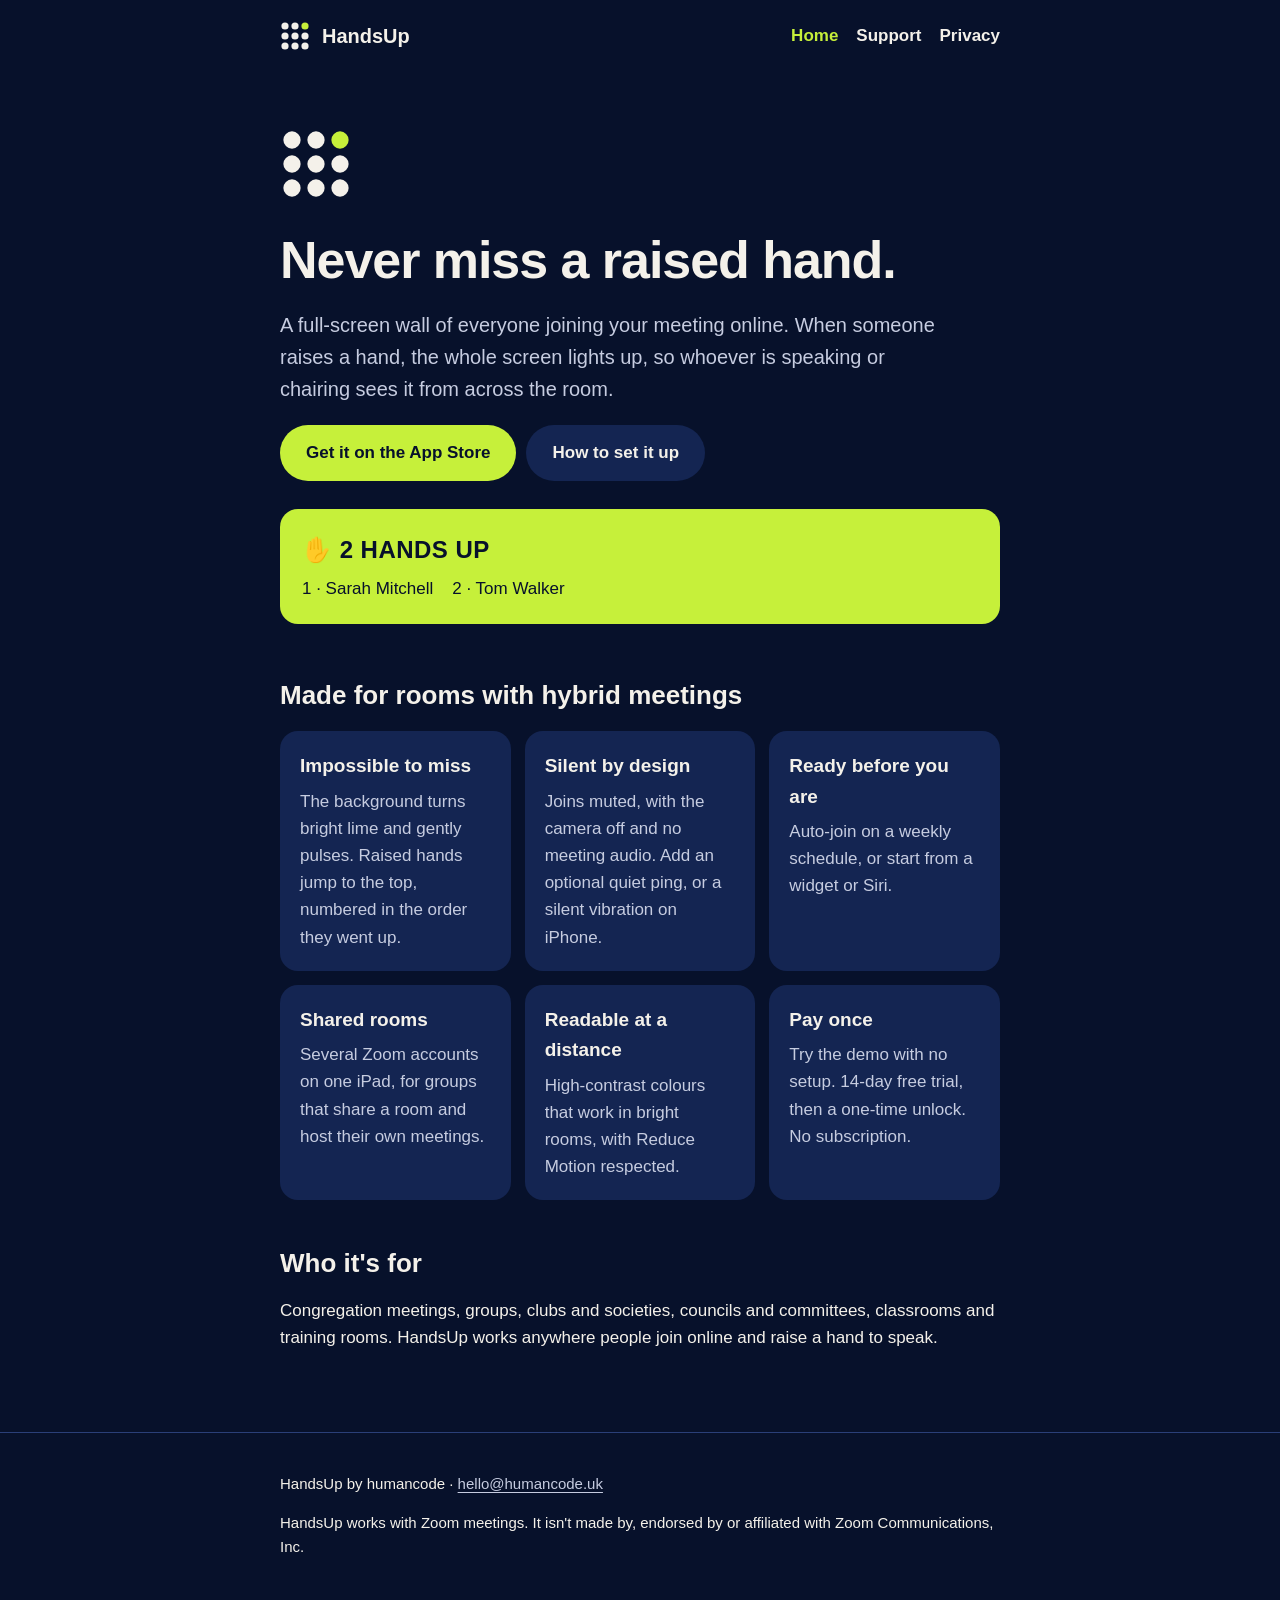
<file: index.html>
<!doctype html>
<html lang="en-GB">
<head>
<meta charset="utf-8">
<meta name="viewport" content="width=device-width, initial-scale=1">
<title>HandsUp — Never miss a raised hand</title>
<meta name="description" content="HandsUp shows everyone joining your Zoom meeting online and makes raised hands impossible to miss.">
<meta name="theme-color" content="#07112B">
<link rel="icon" href="icon.svg" type="image/svg+xml">
<link rel="stylesheet" href="style.css">
</head>
<body>
<header class="site"><div class="wrap">
  <a class="brand" href="index.html"><svg class="mark" width="30" height="30" viewBox="0 0 30 30" aria-hidden="true"><circle cx="5" cy="5" r="3.6" fill="#F4F1EA"/><circle cx="15" cy="5" r="3.6" fill="#F4F1EA"/><circle cx="25" cy="5" r="3.6" fill="#C6F03A"/><circle cx="5" cy="15" r="3.6" fill="#F4F1EA"/><circle cx="15" cy="15" r="3.6" fill="#F4F1EA"/><circle cx="25" cy="15" r="3.6" fill="#F4F1EA"/><circle cx="5" cy="25" r="3.6" fill="#F4F1EA"/><circle cx="15" cy="25" r="3.6" fill="#F4F1EA"/><circle cx="25" cy="25" r="3.6" fill="#F4F1EA"/></svg>HandsUp</a>
  <nav aria-label="Main"><a href="index.html" aria-current="page">Home</a><a href="support.html">Support</a><a href="privacy.html">Privacy</a></nav>
</div></header>
<main><div class="wrap">
<section class="hero">
  <svg class="mark" width="72" height="72" viewBox="0 0 30 30" aria-hidden="true"><circle cx="5" cy="5" r="3.6" fill="#F4F1EA"/><circle cx="15" cy="5" r="3.6" fill="#F4F1EA"/><circle cx="25" cy="5" r="3.6" fill="#C6F03A"/><circle cx="5" cy="15" r="3.6" fill="#F4F1EA"/><circle cx="15" cy="15" r="3.6" fill="#F4F1EA"/><circle cx="25" cy="15" r="3.6" fill="#F4F1EA"/><circle cx="5" cy="25" r="3.6" fill="#F4F1EA"/><circle cx="15" cy="25" r="3.6" fill="#F4F1EA"/><circle cx="25" cy="25" r="3.6" fill="#F4F1EA"/></svg>
  <h1>Never miss a raised hand.</h1>
  <p class="lead">A full-screen wall of everyone joining your meeting online. When someone raises a hand, the whole screen lights up, so whoever is speaking or chairing sees it from across the room.</p>
  <div class="ctas">
    <a class="cta" href="support.html">Get it on the App Store</a>
    <a class="cta secondary" href="support.html">How to set it up</a>
  </div>
  <div class="alert-demo" role="img" aria-label="Example: the screen turns lime with 2 hands up">
    <strong>✋ 2 HANDS UP</strong>
    <p>1 · Sarah Mitchell &nbsp;&nbsp; 2 · Tom Walker</p>
  </div>
</section>

<h2>Made for rooms with hybrid meetings</h2>
<div class="cards">
  <div class="card"><h3>Impossible to miss</h3><p>The background turns bright lime and gently pulses. Raised hands jump to the top, numbered in the order they went up.</p></div>
  <div class="card"><h3>Silent by design</h3><p>Joins muted, with the camera off and no meeting audio. Add an optional quiet ping, or a silent vibration on iPhone.</p></div>
  <div class="card"><h3>Ready before you are</h3><p>Auto-join on a weekly schedule, or start from a widget or Siri.</p></div>
  <div class="card"><h3>Shared rooms</h3><p>Several Zoom accounts on one iPad, for groups that share a room and host their own meetings.</p></div>
  <div class="card"><h3>Readable at a distance</h3><p>High-contrast colours that work in bright rooms, with Reduce Motion respected.</p></div>
  <div class="card"><h3>Pay once</h3><p>Try the demo with no setup. 14-day free trial, then a one-time unlock. No subscription.</p></div>
</div>

<h2>Who it's for</h2>
<p>Congregation meetings, groups, clubs and societies, councils and committees, classrooms and training rooms. HandsUp works anywhere people join online and raise a hand to speak.</p>

</div></main>
<footer class="site"><div class="wrap">
  <p>HandsUp by humancode · <a data-contact>hello (at) humancode.uk</a></p>
  <p>HandsUp works with Zoom meetings. It isn't made by, endorsed by or affiliated with Zoom Communications, Inc.</p>
</div></footer>
<script src="email.js" defer></script>
</body>
</html>
</file>
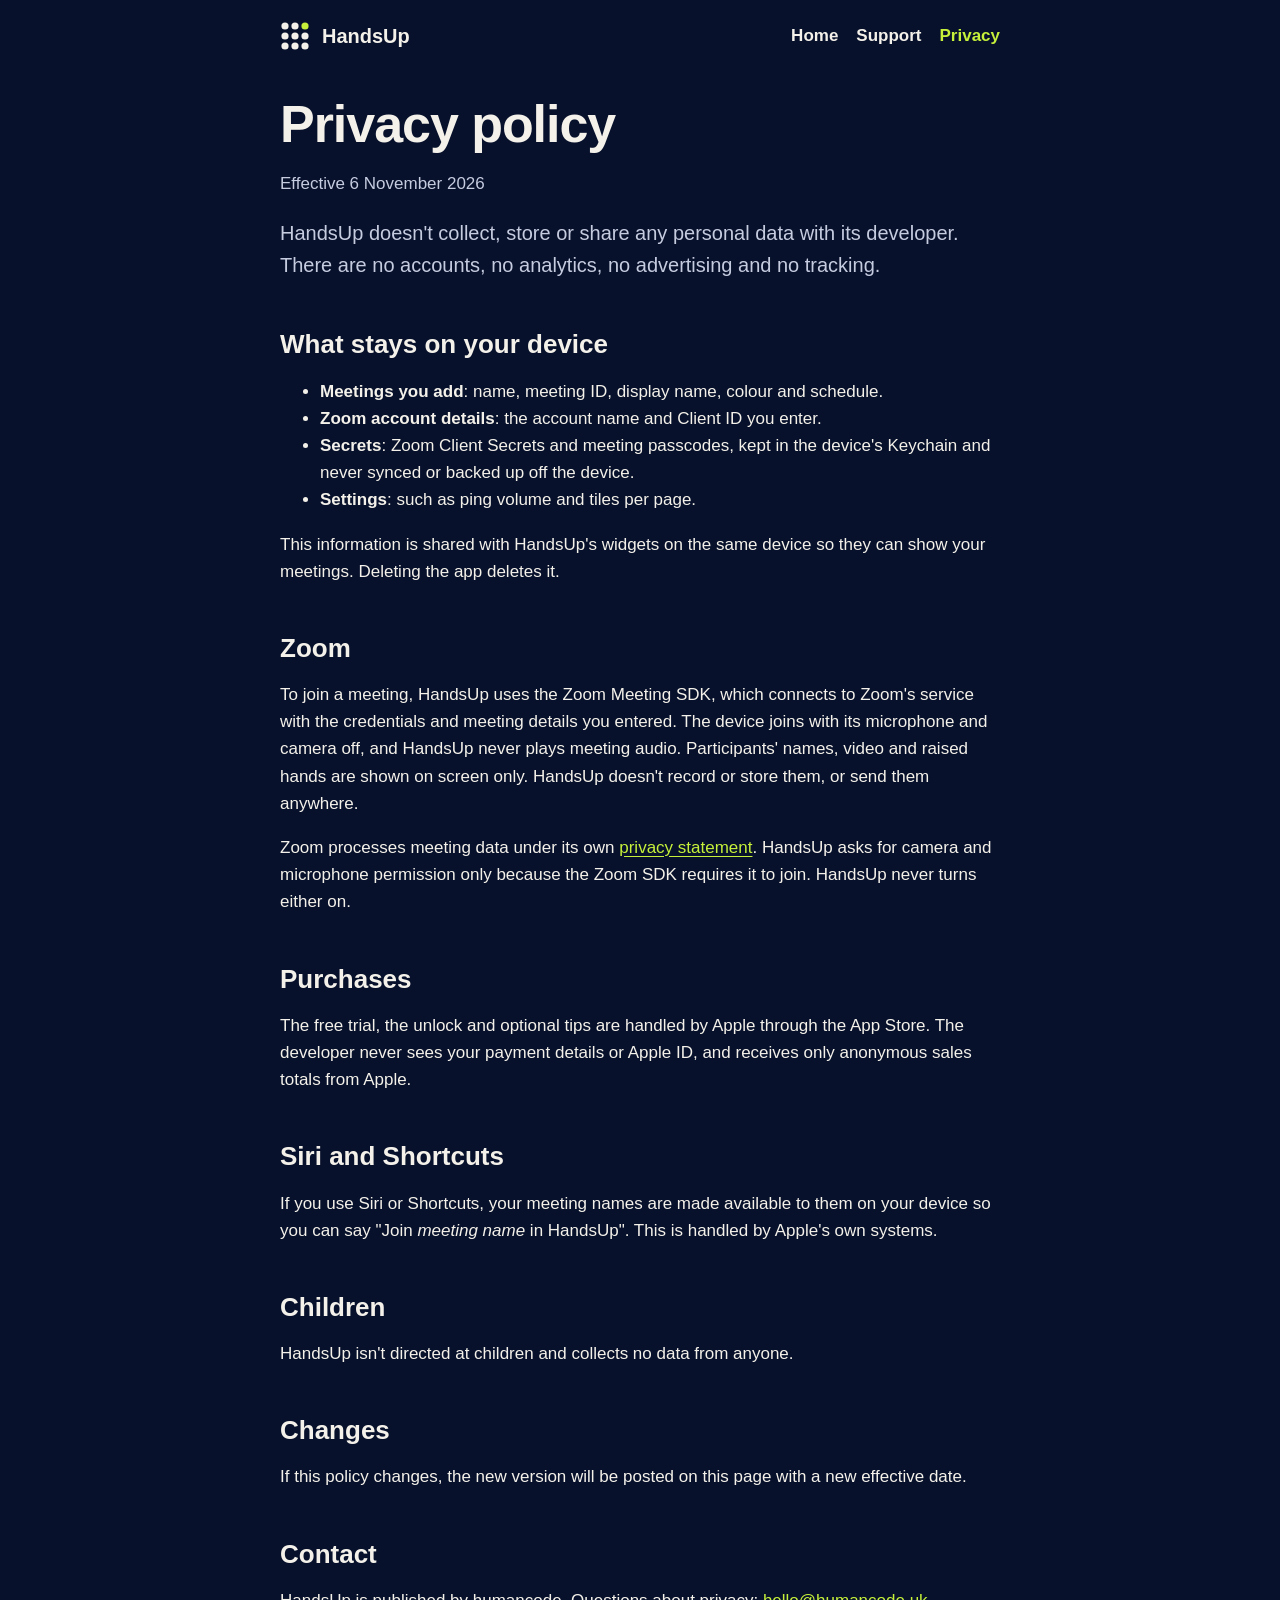
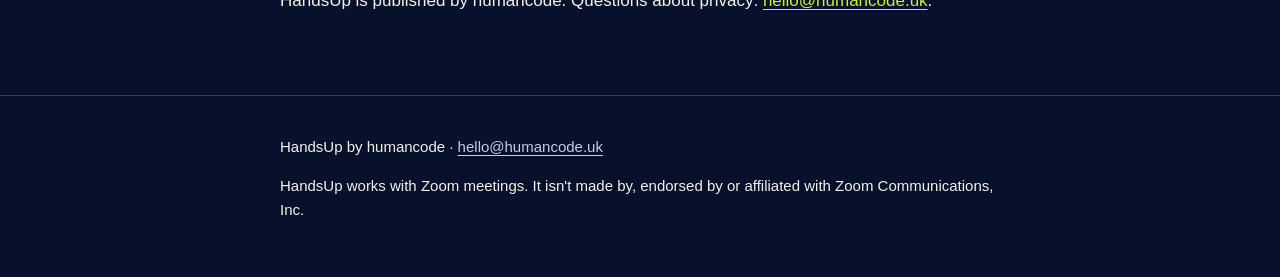
<file: privacy.html>
<!doctype html>
<html lang="en-GB">
<head>
<meta charset="utf-8">
<meta name="viewport" content="width=device-width, initial-scale=1">
<title>HandsUp Privacy Policy</title>
<meta name="description" content="HandsUp collects no personal data. Here's what stays on your device and how Zoom and Apple are involved.">
<meta name="theme-color" content="#07112B">
<link rel="icon" href="icon.svg" type="image/svg+xml">
<link rel="stylesheet" href="style.css">
</head>
<body>
<header class="site"><div class="wrap">
  <a class="brand" href="index.html"><svg class="mark" width="30" height="30" viewBox="0 0 30 30" aria-hidden="true"><circle cx="5" cy="5" r="3.6" fill="#F4F1EA"/><circle cx="15" cy="5" r="3.6" fill="#F4F1EA"/><circle cx="25" cy="5" r="3.6" fill="#C6F03A"/><circle cx="5" cy="15" r="3.6" fill="#F4F1EA"/><circle cx="15" cy="15" r="3.6" fill="#F4F1EA"/><circle cx="25" cy="15" r="3.6" fill="#F4F1EA"/><circle cx="5" cy="25" r="3.6" fill="#F4F1EA"/><circle cx="15" cy="25" r="3.6" fill="#F4F1EA"/><circle cx="25" cy="25" r="3.6" fill="#F4F1EA"/></svg>HandsUp</a>
  <nav aria-label="Main"><a href="index.html">Home</a><a href="support.html">Support</a><a href="privacy.html" aria-current="page">Privacy</a></nav>
</div></header>
<main><div class="wrap">
<h1>Privacy policy</h1>
<p class="muted">Effective 6 November 2026</p>
<p class="lead">HandsUp doesn't collect, store or share any personal data with its developer. There are no accounts, no analytics, no advertising and no tracking.</p>

<h2>What stays on your device</h2>
<ul>
  <li><strong>Meetings you add</strong>: name, meeting ID, display name, colour and schedule.</li>
  <li><strong>Zoom account details</strong>: the account name and Client ID you enter.</li>
  <li><strong>Secrets</strong>: Zoom Client Secrets and meeting passcodes, kept in the device's Keychain and never synced or backed up off the device.</li>
  <li><strong>Settings</strong>: such as ping volume and tiles per page.</li>
</ul>
<p>This information is shared with HandsUp's widgets on the same device so they can show your meetings. Deleting the app deletes it.</p>

<h2>Zoom</h2>
<p>To join a meeting, HandsUp uses the Zoom Meeting SDK, which connects to Zoom's service with the credentials and meeting details you entered. The device joins with its microphone and camera off, and HandsUp never plays meeting audio. Participants' names, video and raised hands are shown on screen only. HandsUp doesn't record or store them, or send them anywhere.</p>
<p>Zoom processes meeting data under its own <a href="https://www.zoom.com/en/trust/privacy/privacy-statement/">privacy statement</a>. HandsUp asks for camera and microphone permission only because the Zoom SDK requires it to join. HandsUp never turns either on.</p>

<h2>Purchases</h2>
<p>The free trial, the unlock and optional tips are handled by Apple through the App Store. The developer never sees your payment details or Apple ID, and receives only anonymous sales totals from Apple.</p>

<h2>Siri and Shortcuts</h2>
<p>If you use Siri or Shortcuts, your meeting names are made available to them on your device so you can say "Join <em>meeting name</em> in HandsUp". This is handled by Apple's own systems.</p>

<h2>Children</h2>
<p>HandsUp isn't directed at children and collects no data from anyone.</p>

<h2>Changes</h2>
<p>If this policy changes, the new version will be posted on this page with a new effective date.</p>

<h2>Contact</h2>
<p>HandsUp is published by humancode. Questions about privacy: <a data-contact>hello (at) humancode.uk</a>.</p>

</div></main>
<footer class="site"><div class="wrap">
  <p>HandsUp by humancode · <a data-contact>hello (at) humancode.uk</a></p>
  <p>HandsUp works with Zoom meetings. It isn't made by, endorsed by or affiliated with Zoom Communications, Inc.</p>
</div></footer>
<script src="email.js" defer></script>
</body>
</html>
</file>
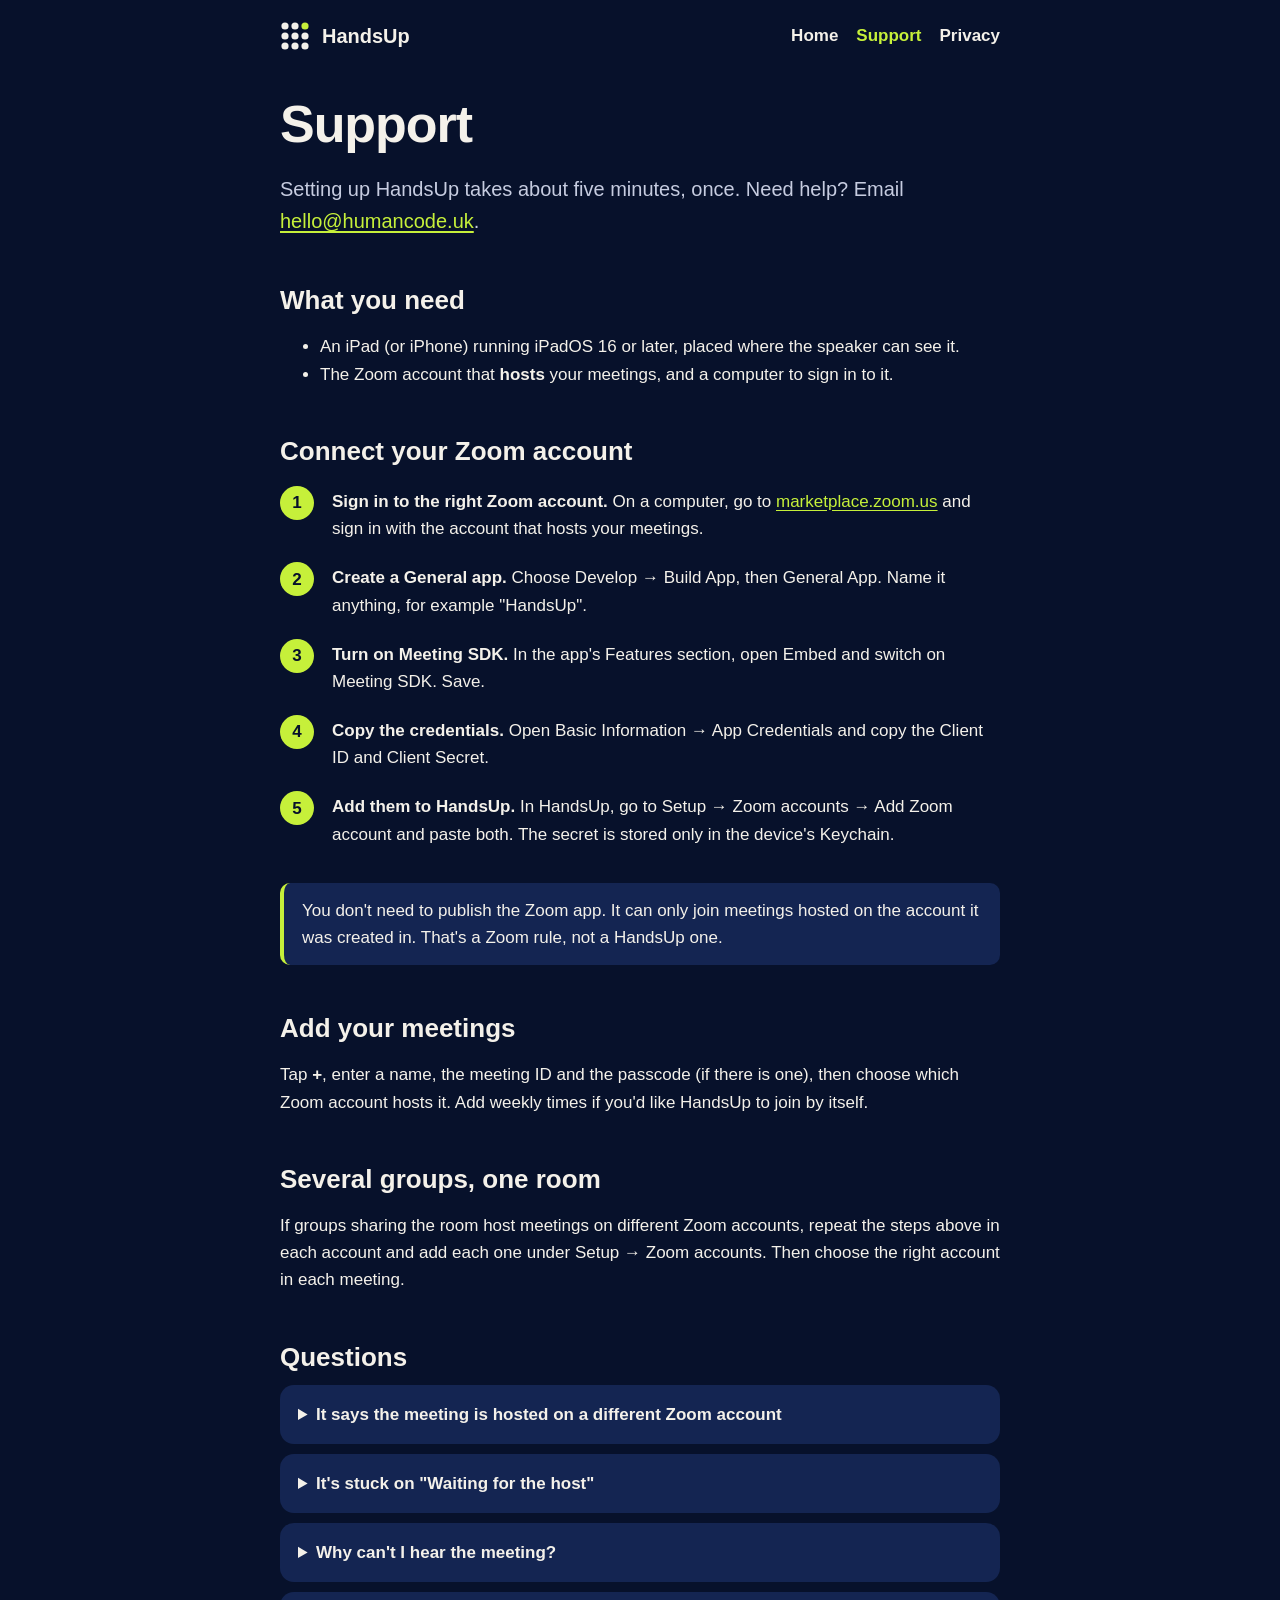
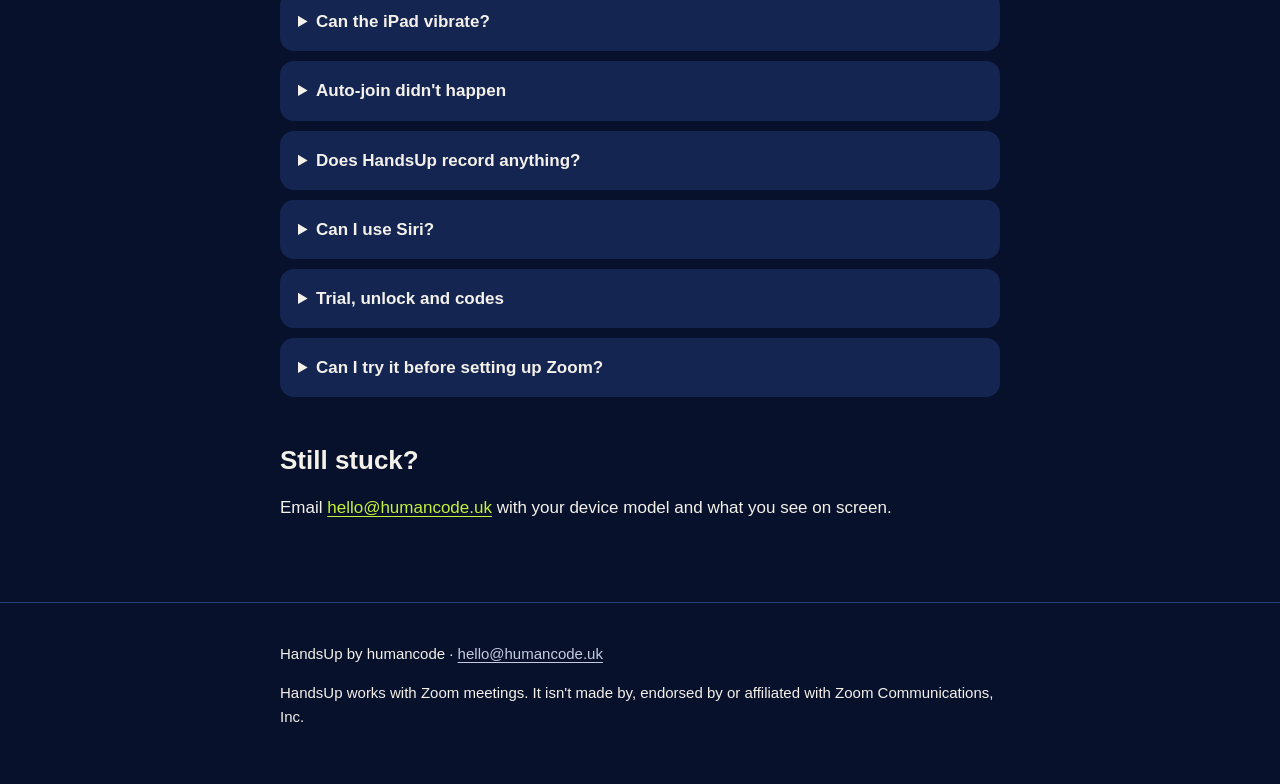
<file: support.html>
<!doctype html>
<html lang="en-GB">
<head>
<meta charset="utf-8">
<meta name="viewport" content="width=device-width, initial-scale=1">
<title>HandsUp Support</title>
<meta name="description" content="Set up HandsUp with your Zoom account, plus answers to common questions.">
<meta name="theme-color" content="#07112B">
<link rel="icon" href="icon.svg" type="image/svg+xml">
<link rel="stylesheet" href="style.css">
</head>
<body>
<header class="site"><div class="wrap">
  <a class="brand" href="index.html"><svg class="mark" width="30" height="30" viewBox="0 0 30 30" aria-hidden="true"><circle cx="5" cy="5" r="3.6" fill="#F4F1EA"/><circle cx="15" cy="5" r="3.6" fill="#F4F1EA"/><circle cx="25" cy="5" r="3.6" fill="#C6F03A"/><circle cx="5" cy="15" r="3.6" fill="#F4F1EA"/><circle cx="15" cy="15" r="3.6" fill="#F4F1EA"/><circle cx="25" cy="15" r="3.6" fill="#F4F1EA"/><circle cx="5" cy="25" r="3.6" fill="#F4F1EA"/><circle cx="15" cy="25" r="3.6" fill="#F4F1EA"/><circle cx="25" cy="25" r="3.6" fill="#F4F1EA"/></svg>HandsUp</a>
  <nav aria-label="Main"><a href="index.html">Home</a><a href="support.html" aria-current="page">Support</a><a href="privacy.html">Privacy</a></nav>
</div></header>
<main><div class="wrap">
<h1>Support</h1>
<p class="lead">Setting up HandsUp takes about five minutes, once. Need help? Email <a data-contact>hello (at) humancode.uk</a>.</p>

<h2>What you need</h2>
<ul>
  <li>An iPad (or iPhone) running iPadOS 16 or later, placed where the speaker can see it.</li>
  <li>The Zoom account that <strong>hosts</strong> your meetings, and a computer to sign in to it.</li>
</ul>

<h2>Connect your Zoom account</h2>
<ol class="steps">
  <li><strong>Sign in to the right Zoom account.</strong> On a computer, go to <a href="https://marketplace.zoom.us/">marketplace.zoom.us</a> and sign in with the account that hosts your meetings.</li>
  <li><strong>Create a General app.</strong> Choose Develop → Build App, then General App. Name it anything, for example "HandsUp".</li>
  <li><strong>Turn on Meeting SDK.</strong> In the app's Features section, open Embed and switch on Meeting SDK. Save.</li>
  <li><strong>Copy the credentials.</strong> Open Basic Information → App Credentials and copy the Client ID and Client Secret.</li>
  <li><strong>Add them to HandsUp.</strong> In HandsUp, go to Setup → Zoom accounts → Add Zoom account and paste both. The secret is stored only in the device's Keychain.</li>
</ol>
<p class="note">You don't need to publish the Zoom app. It can only join meetings hosted on the account it was created in. That's a Zoom rule, not a HandsUp one.</p>

<h2>Add your meetings</h2>
<p>Tap <strong>+</strong>, enter a name, the meeting ID and the passcode (if there is one), then choose which Zoom account hosts it. Add weekly times if you'd like HandsUp to join by itself.</p>

<h2>Several groups, one room</h2>
<p>If groups sharing the room host meetings on different Zoom accounts, repeat the steps above in each account and add each one under Setup → Zoom accounts. Then choose the right account in each meeting.</p>

<h2>Questions</h2>
<details><summary>It says the meeting is hosted on a different Zoom account</summary>
<p>Zoom only lets the app join meetings hosted on the account it was created in. Edit the meeting and choose the account that hosts it, or add that account under Setup → Zoom accounts.</p></details>
<details><summary>It's stuck on "Waiting for the host"</summary>
<p>The meeting hasn't started yet, or the host needs to admit the device from the waiting room. HandsUp joins as soon as it's let in.</p></details>
<details><summary>Why can't I hear the meeting?</summary>
<p>That's deliberate. HandsUp never plays meeting audio, so it can't cause feedback or distract the room. The only sound it makes is the optional ping when a hand goes up.</p></details>
<details><summary>Can the iPad vibrate?</summary>
<p>iPads don't have a vibration motor. Use the ping, or run HandsUp on an iPhone for silent vibration alerts.</p></details>
<details><summary>Auto-join didn't happen</summary>
<p>Auto-join only works while HandsUp is open on screen. Leave the iPad on charge with the app open; Guided Access (Settings → Accessibility) stops it being closed by accident.</p></details>
<details><summary>Does HandsUp record anything?</summary>
<p>No. Video is shown on screen and never stored or sent anywhere. The device joins with its own camera and microphone off.</p></details>
<details><summary>Can I use Siri?</summary>
<p>Yes. Say "Join <em>meeting name</em> in HandsUp" or "Leave the meeting in HandsUp". You can also add these actions to the Shortcuts app.</p></details>
<details><summary>Trial, unlock and codes</summary>
<p>Setup → Licence starts the 14-day free trial, unlocks HandsUp for good with a one-time purchase, redeems a code, or restores a previous purchase. The demo is always free.</p></details>
<details><summary>Can I try it before setting up Zoom?</summary>
<p>Yes. Tap "Try the demo", or Setup → Demo meeting, to watch simulated participants raise hands.</p></details>

<h2>Still stuck?</h2>
<p>Email <a data-contact>hello (at) humancode.uk</a> with your device model and what you see on screen.</p>

</div></main>
<footer class="site"><div class="wrap">
  <p>HandsUp by humancode · <a data-contact>hello (at) humancode.uk</a></p>
  <p>HandsUp works with Zoom meetings. It isn't made by, endorsed by or affiliated with Zoom Communications, Inc.</p>
</div></footer>
<script src="email.js" defer></script>
</body>
</html>
</file>
<file: style.css>
:root {
  --cobalt: #07112B;
  --surface: #142552;
  --raised: #2A3F78;
  --lime: #C6F03A;
  --paper: #F4F1EA;
  --mist: #C6CCE0;
  --radius: 18px;
}
* { box-sizing: border-box; }
html { -webkit-text-size-adjust: 100%; }
body {
  margin: 0;
  background: var(--cobalt);
  color: var(--paper);
  font: 17px/1.6 -apple-system, BlinkMacSystemFont, "SF Pro Text", "Segoe UI", Roboto, Helvetica, Arial, sans-serif;
}
a { color: var(--lime); text-underline-offset: 3px; }
a:focus-visible, summary:focus-visible { outline: 3px solid var(--lime); outline-offset: 3px; border-radius: 6px; }
.wrap { max-width: 760px; margin: 0 auto; padding: 0 20px; }
header.site { padding: 20px 0; }
header.site .wrap { display: flex; align-items: center; justify-content: space-between; gap: 16px; flex-wrap: wrap; }
.brand { display: flex; align-items: center; gap: 12px; color: var(--paper); text-decoration: none; font-weight: 800; font-size: 20px; }
nav a { color: var(--paper); text-decoration: none; font-weight: 600; margin-left: 18px; }
nav a:first-child { margin-left: 0; }
nav a[aria-current="page"], nav a:hover { color: var(--lime); }
main { padding: 24px 0 64px; }
h1 { font-size: clamp(32px, 6vw, 52px); line-height: 1.1; margin: 0 0 16px; letter-spacing: -0.02em; }
h2 { font-size: 26px; margin: 48px 0 12px; line-height: 1.2; }
h3 { font-size: 19px; margin: 28px 0 6px; }
p, li { color: var(--paper); }
.lead { font-size: 20px; color: var(--mist); max-width: 34em; }
.muted { color: var(--mist); }
.hero { padding: 32px 0 8px; }
.hero .mark { margin-bottom: 24px; }
.ctas { display: flex; flex-wrap: wrap; gap: 10px; margin-top: 20px; }
.cta { display: inline-flex; align-items: center; gap: 10px; padding: 14px 26px; border-radius: 999px;
  background: var(--lime); color: var(--cobalt); font-weight: 800; text-decoration: none; }
.cta.secondary { background: var(--surface); color: var(--paper); }
.cards { display: grid; grid-template-columns: repeat(auto-fit, minmax(220px, 1fr)); gap: 14px; margin-top: 20px; }
.card { background: var(--surface); border-radius: var(--radius); padding: 20px; }
.card h3 { margin-top: 0; }
.card p { margin: 0; color: var(--mist); }
.alert-demo { margin-top: 28px; border-radius: var(--radius); padding: 22px; background: var(--lime); color: var(--cobalt); }
.alert-demo strong { font-size: 24px; font-weight: 900; letter-spacing: 0.02em; }
.alert-demo p { color: var(--cobalt); margin: 6px 0 0; }
ol.steps { list-style: none; padding: 0; counter-reset: s; }
ol.steps li { counter-increment: s; position: relative; padding: 4px 0 18px 52px; }
ol.steps li::before { content: counter(s); position: absolute; left: 0; top: 2px; width: 34px; height: 34px; border-radius: 50%;
  background: var(--lime); color: var(--cobalt); font-weight: 800; display: grid; place-items: center; }
details { background: var(--surface); border-radius: 14px; padding: 4px 18px; margin: 10px 0; }
summary { cursor: pointer; font-weight: 700; padding: 12px 0; }
details p { margin-top: 0; color: var(--mist); }
.note { background: var(--surface); border-left: 4px solid var(--lime); border-radius: 10px; padding: 14px 18px; }
footer.site { border-top: 1px solid var(--raised); padding: 24px 0 40px; color: var(--mist); font-size: 15px; }
footer.site a { color: var(--mist); }
code { background: var(--surface); padding: 2px 6px; border-radius: 6px; font-size: 0.95em; }
@media (prefers-reduced-motion: no-preference) {
  .alert-demo { animation: breathe 2s ease-in-out infinite; }
  @keyframes breathe { 50% { background: #8DAD36; } }
}
</file>
